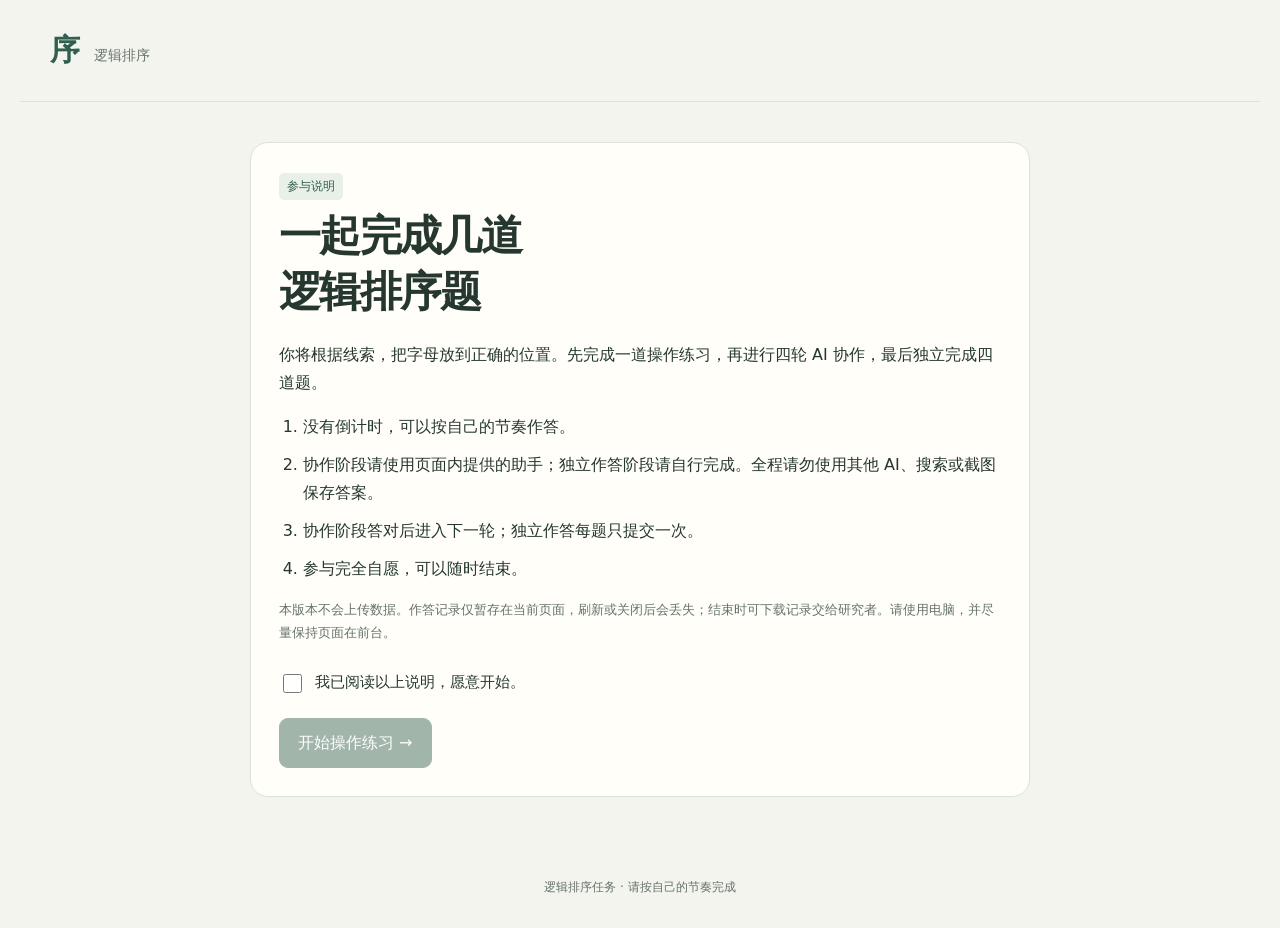
<file: index.html>
<!doctype html>
<html lang="zh-CN"><head><meta charset="utf-8"><meta name="viewport" content="width=device-width,initial-scale=1"><title>逻辑排序任务</title><link rel="stylesheet" href="style.css"><link rel="stylesheet" href="dialogue.css"><script src="core.js" defer></script><script src="app.js" defer></script></head>
<body><header class="top"><span class="brand">序<span>逻辑排序</span></span><button id="restart" class="quiet" hidden>结束作答</button></header><main id="app"></main><footer>逻辑排序任务 · 请按自己的节奏完成</footer></body></html>
</file>
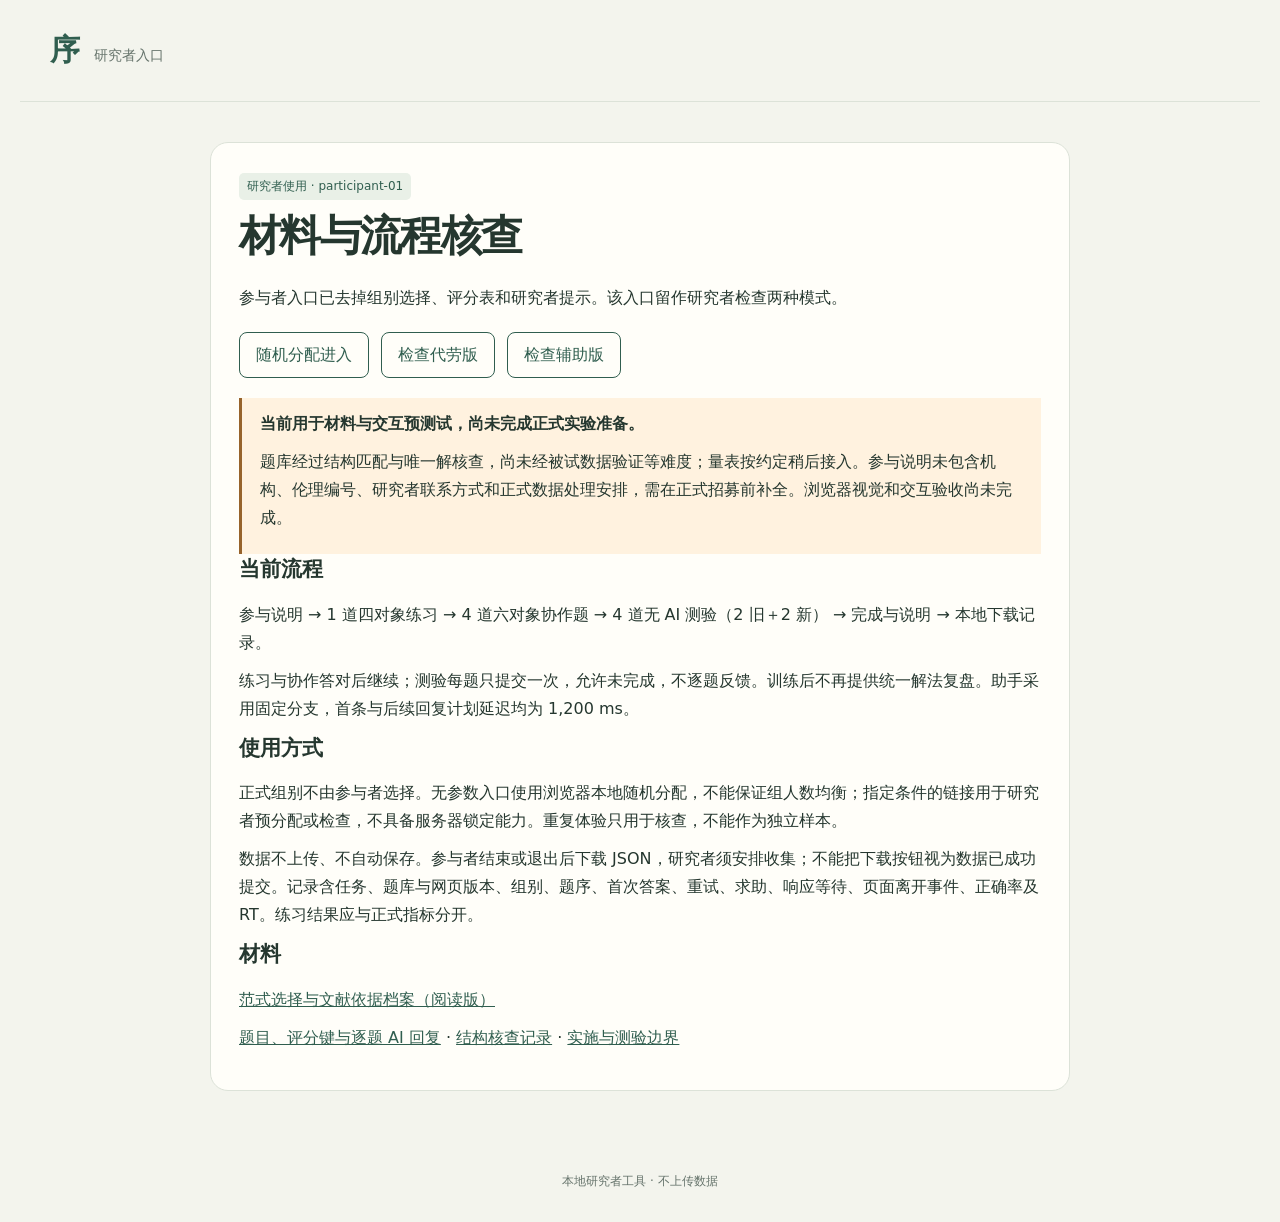
<file: researcher.html>
<!doctype html>
<html lang="zh-CN"><head><meta charset="utf-8"><meta name="viewport" content="width=device-width,initial-scale=1"><title>逻辑排序 · 研究者入口</title><link rel="stylesheet" href="style.css"><link rel="stylesheet" href="dialogue.css"></head><body><header class="top"><span class="brand">序<span>研究者入口</span></span></header><main><section class="panel full"><span class="badge">研究者使用 · participant-01</span><h1>材料与流程核查</h1><p>参与者入口已去掉组别选择、评分表和研究者提示。该入口留作研究者检查两种模式。</p><div class="research-links"><a href="index.html">随机分配进入</a><a href="index.html?condition=delegated">检查代劳版</a><a href="index.html?condition=assisted">检查辅助版</a></div><div class="research-warning"><strong>当前用于材料与交互预测试，尚未完成正式实验准备。</strong><p>题库经过结构匹配与唯一解核查，尚未经被试数据验证等难度；量表按约定稍后接入。参与说明未包含机构、伦理编号、研究者联系方式和正式数据处理安排，需在正式招募前补全。浏览器视觉和交互验收尚未完成。</p></div><h2>当前流程</h2><p>参与说明 → 1 道四对象练习 → 4 道六对象协作题 → 4 道无 AI 测验（2 旧＋2 新） → 完成与说明 → 本地下载记录。</p><p>练习与协作答对后继续；测验每题只提交一次，允许未完成，不逐题反馈。训练后不再提供统一解法复盘。助手采用固定分支，首条与后续回复计划延迟均为 1,200 ms。</p><h2>使用方式</h2><p>正式组别不由参与者选择。无参数入口使用浏览器本地随机分配，不能保证组人数均衡；指定条件的链接用于研究者预分配或检查，不具备服务器锁定能力。重复体验只用于核查，不能作为独立样本。</p><p>数据不上传、不自动保存。参与者结束或退出后下载 JSON，研究者须安排收集；不能把下载按钮视为数据已成功提交。记录含任务、题库与网页版本、组别、题序、首次答案、重试、求助、响应等待、页面离开事件、正确率及 RT。练习结果应与正式指标分开。</p><h2>材料</h2><p><a href="docs/rationale.html">范式选择与文献依据档案（阅读版）</a></p><p><a href="docs/materials.md">题目、评分键与逐题 AI 回复</a> · <a href="docs/audit.json">结构核查记录</a> · <a href="docs/protocol.md">实施与测验边界</a></p></section></main><footer>本地研究者工具 · 不上传数据</footer></body></html>
</file>
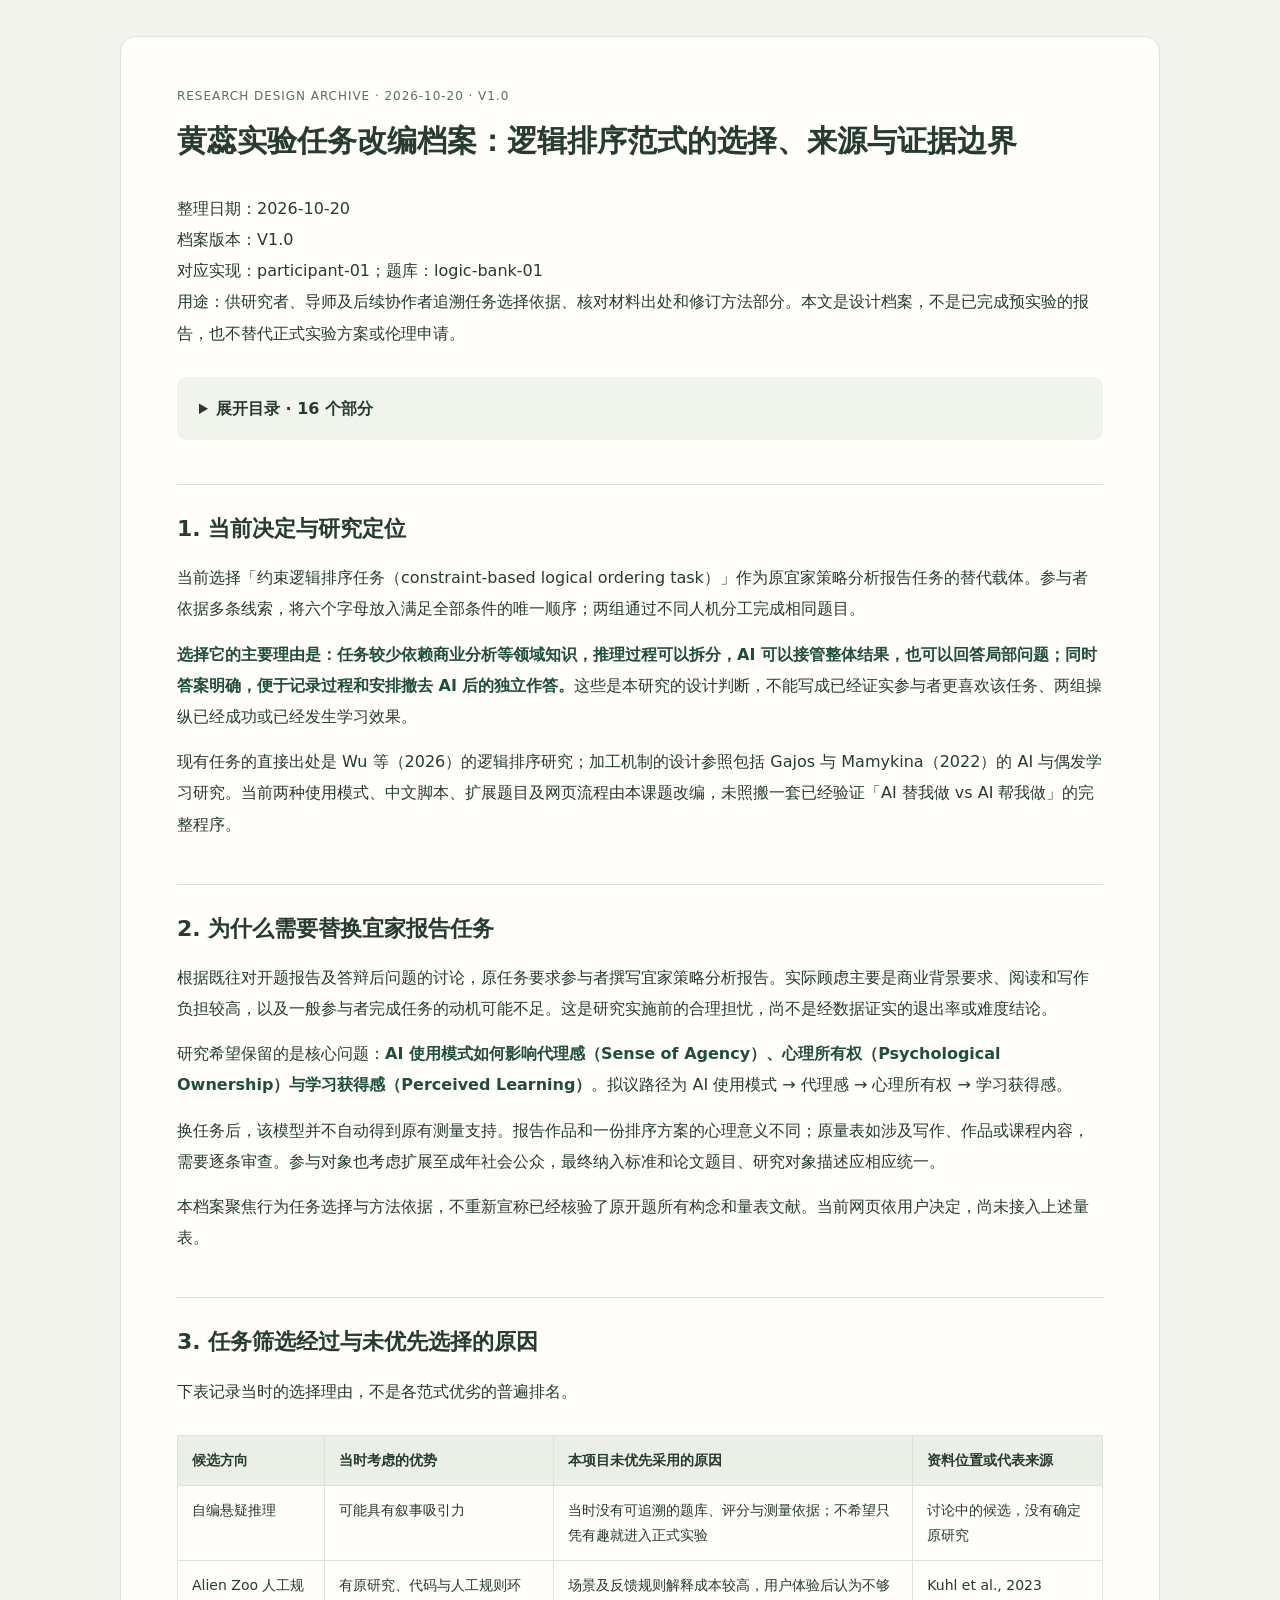
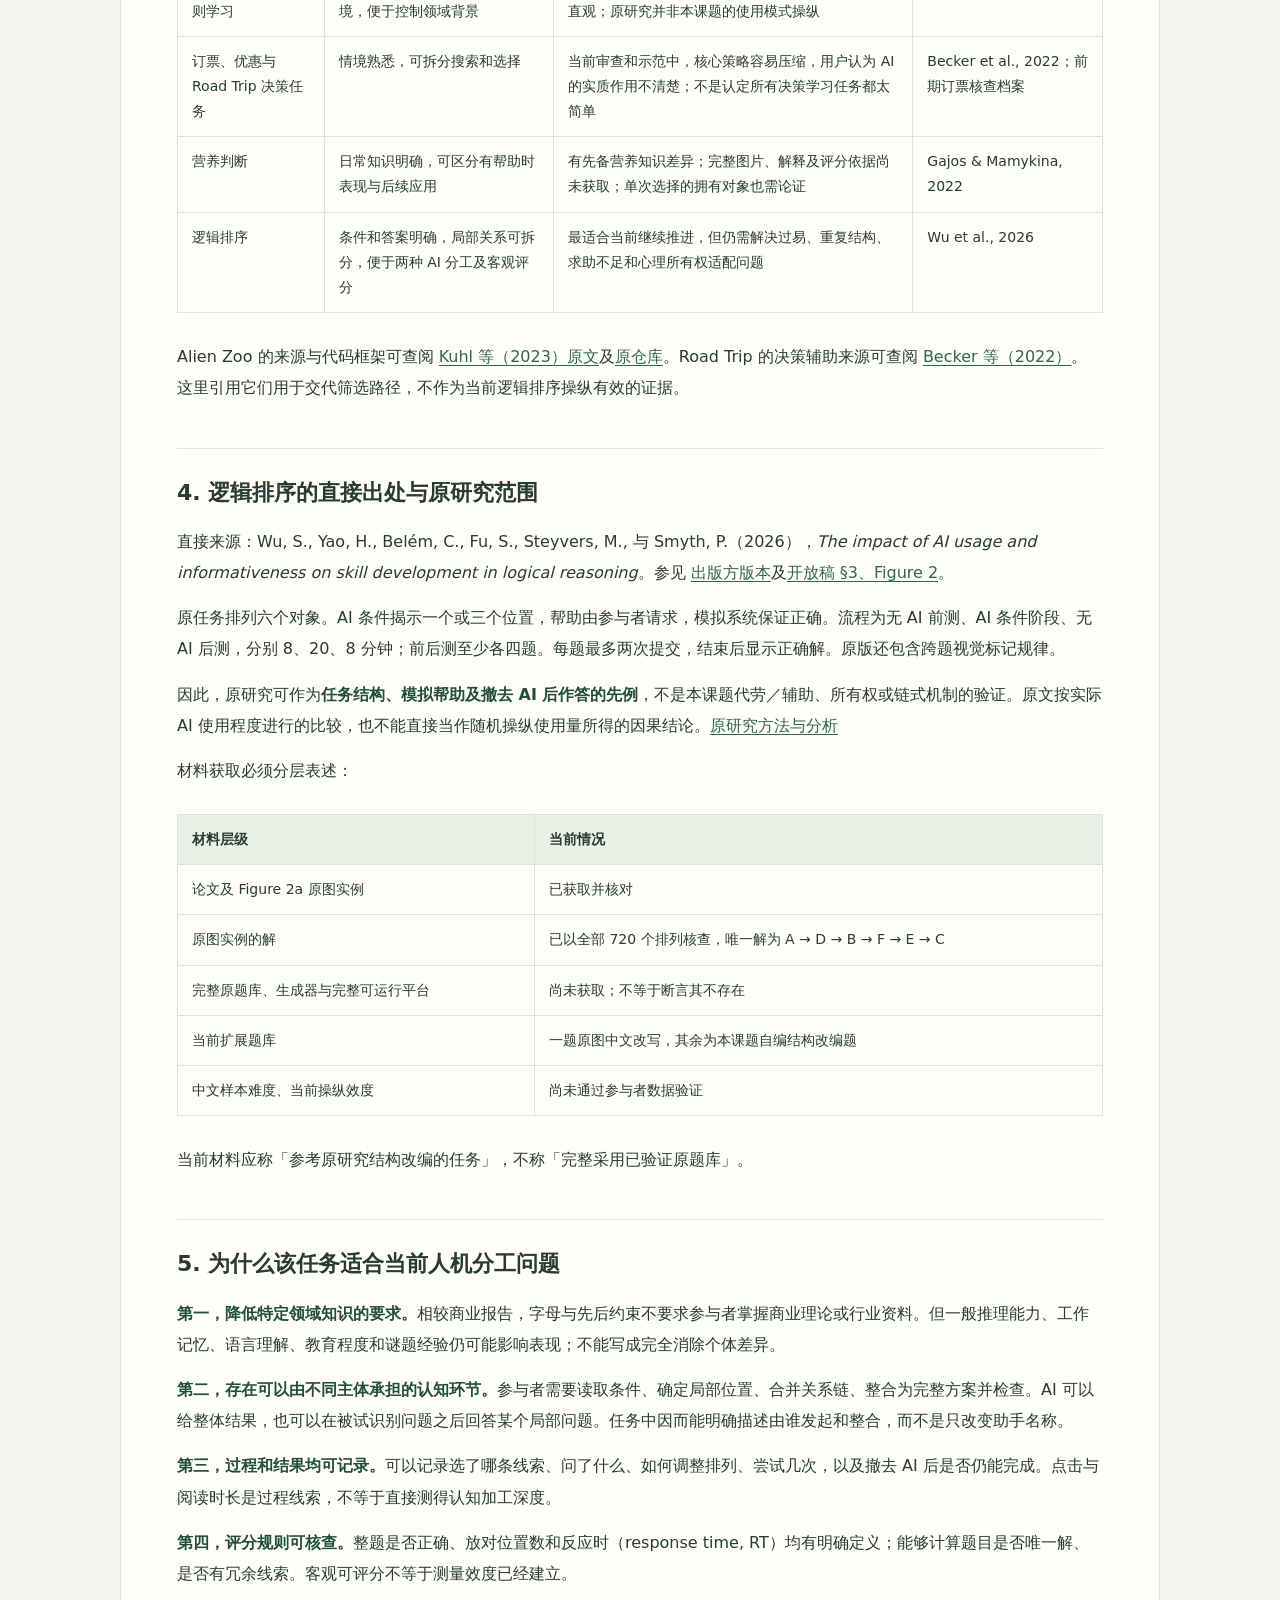
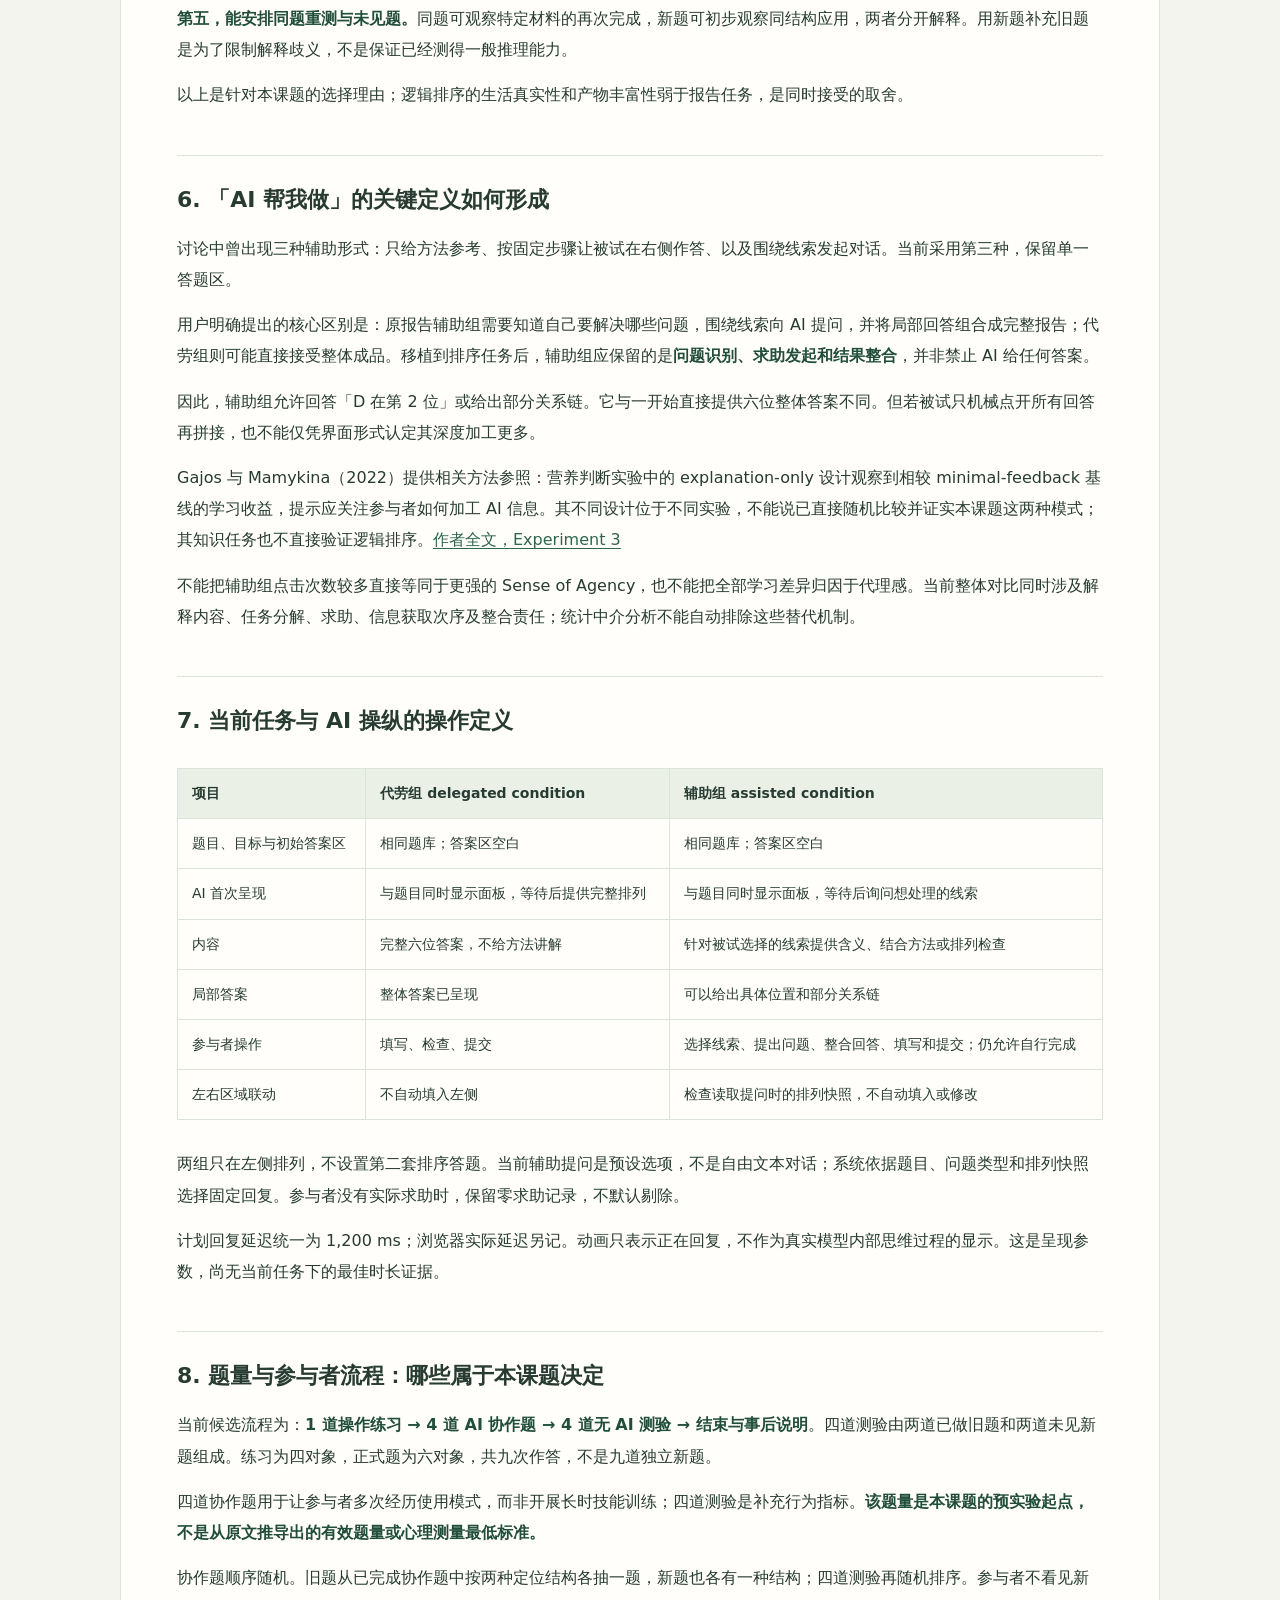
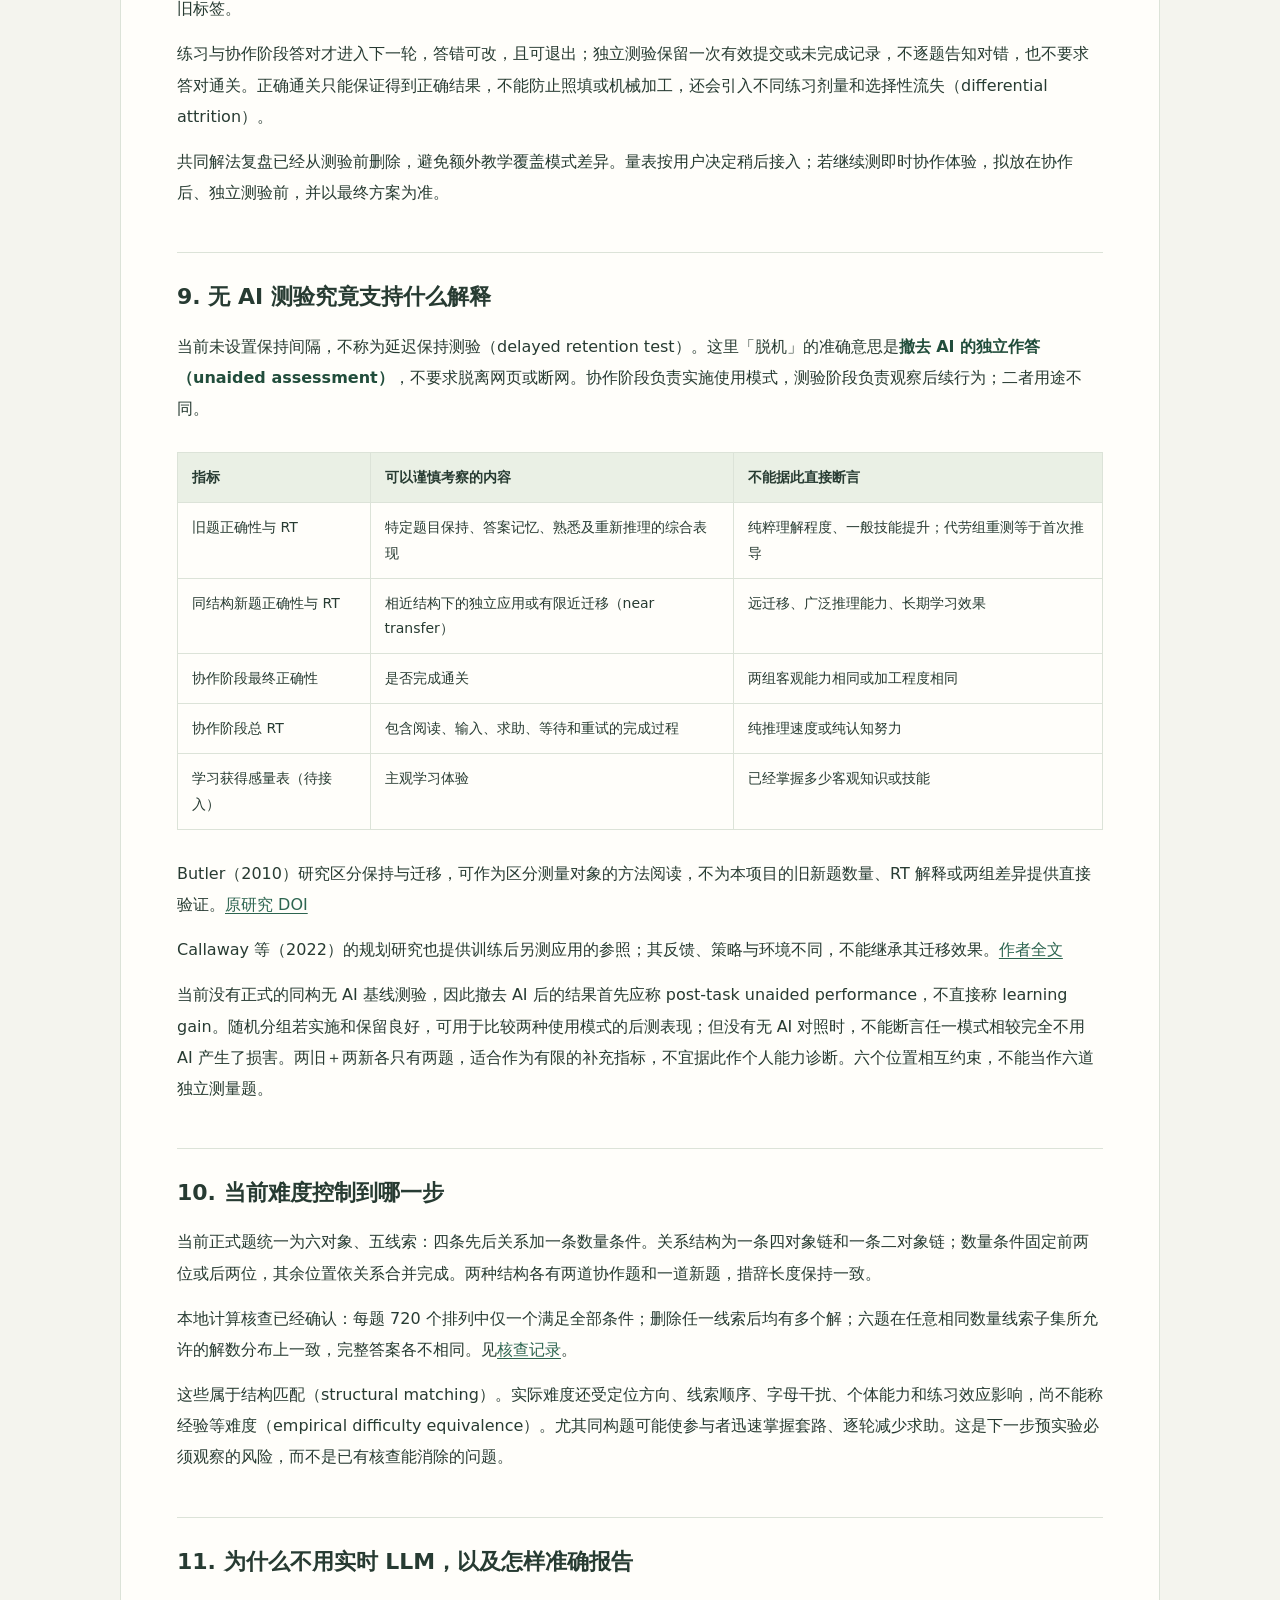
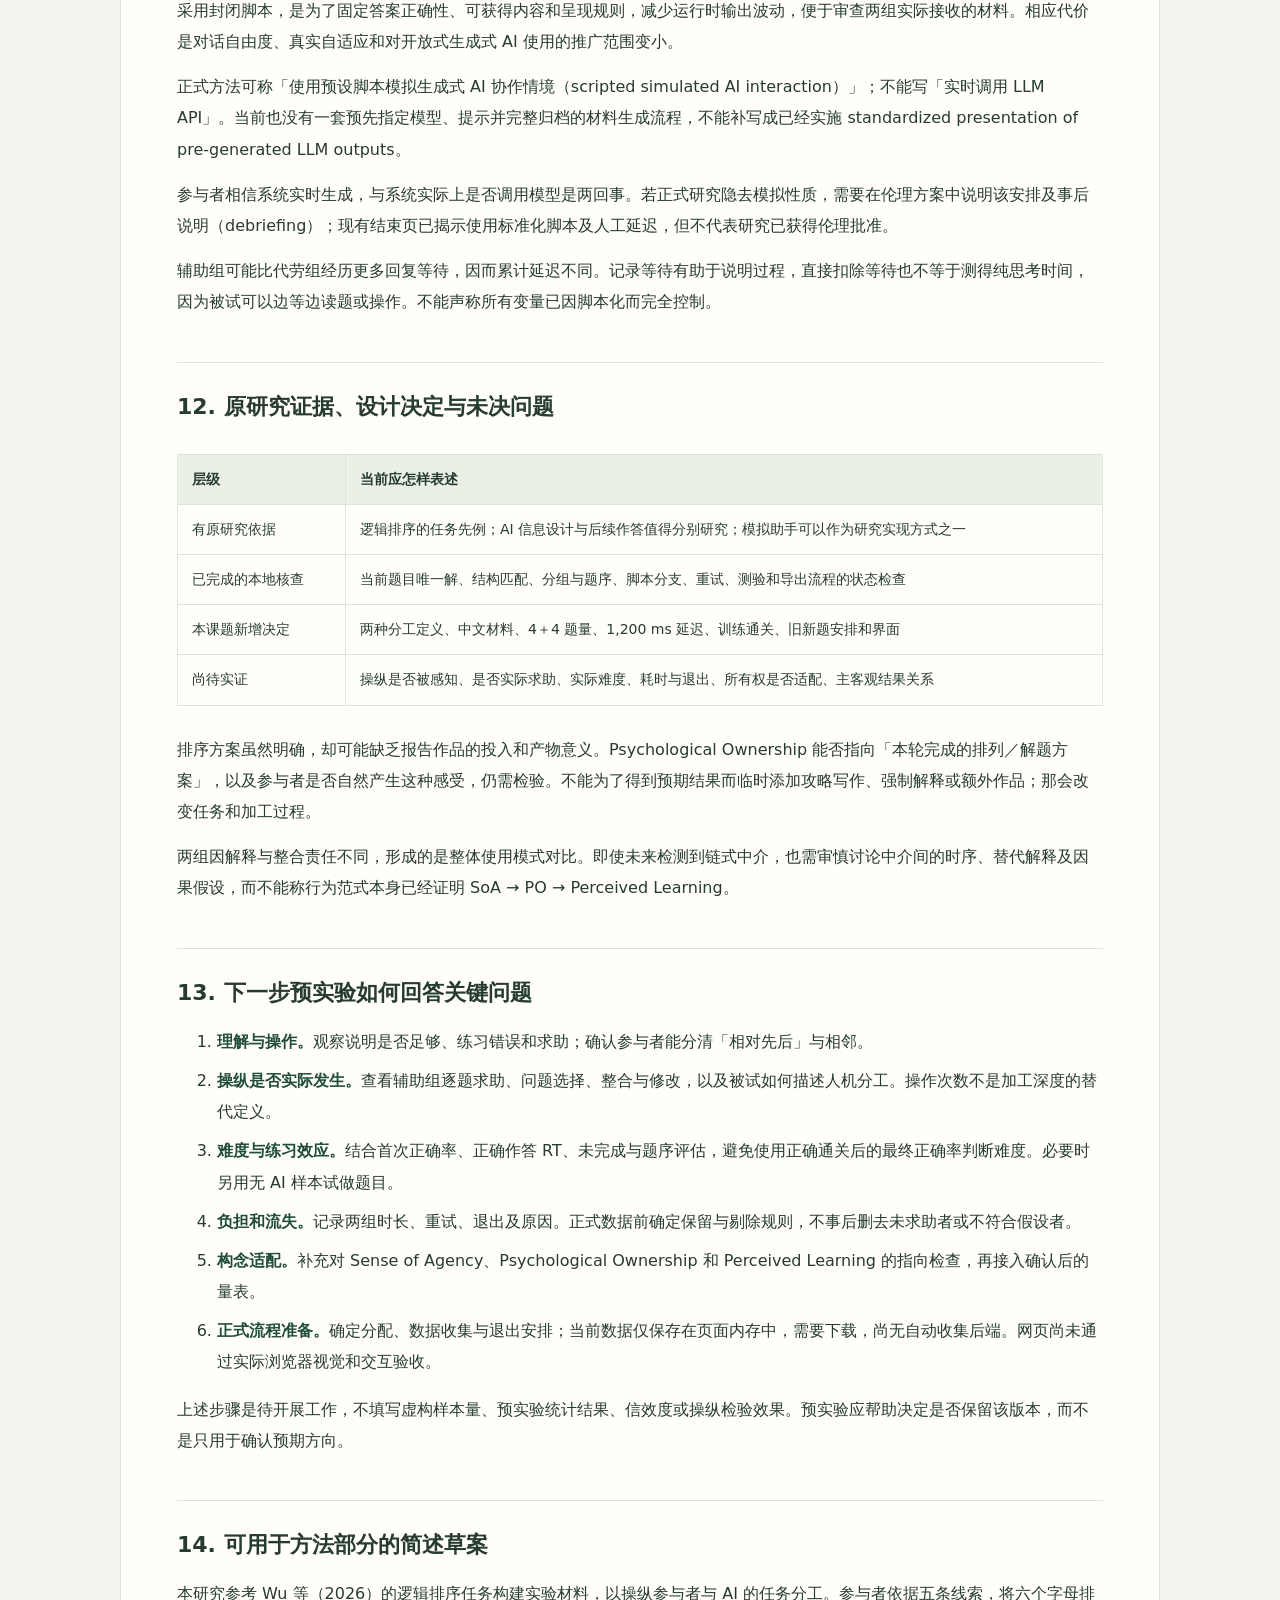
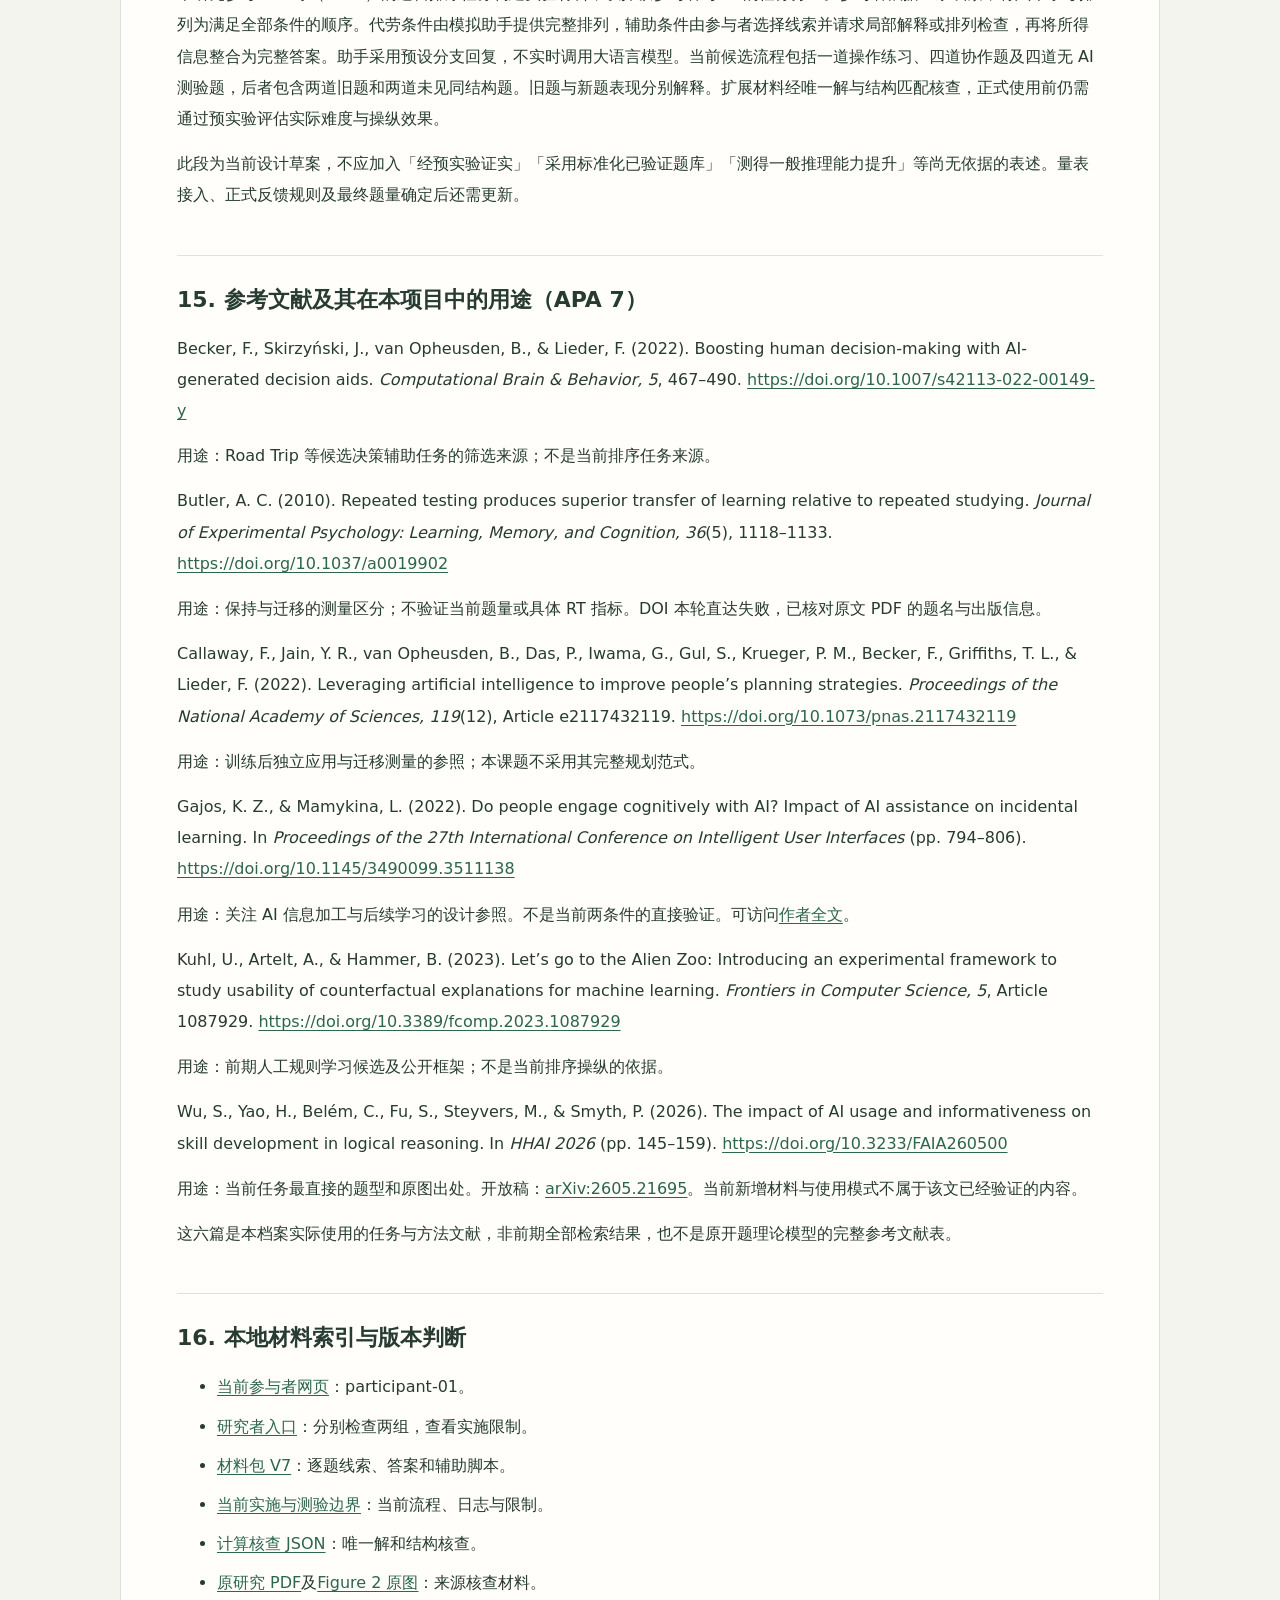
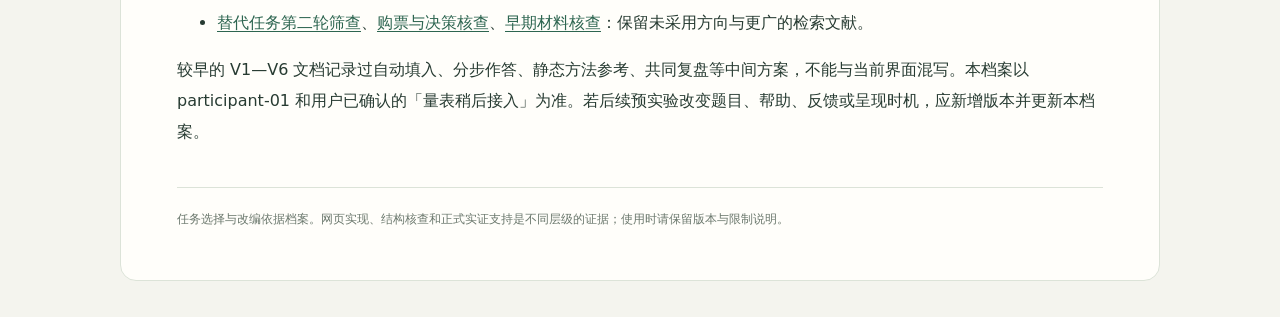
<file: docs/rationale.html>
<!doctype html><html lang="zh-CN"><head><meta charset="utf-8"><meta name="viewport" content="width=device-width,initial-scale=1"><title>黄蕊 · 逻辑排序范式选择与文献依据档案</title><style>*{box-sizing:border-box}html{scroll-behavior:smooth}body{margin:0;background:#f4f4ee;color:#273b32;font-family:system-ui,"Microsoft YaHei",sans-serif;font-size:16px;line-height:1.95}main{max-width:1040px;margin:36px auto;background:#fffefa;border:1px solid #dce3d8;border-radius:16px;padding:48px 56px}h1{font-size:30px;line-height:1.55;margin:10px 0 28px}h2{font-size:22px;line-height:1.6;margin:44px 0 16px;border-top:1px solid #dce3d8;padding-top:26px;scroll-margin-top:20px}p{margin:14px 0}a{color:#2d6550;text-underline-offset:3px;overflow-wrap:anywhere}li{margin:8px 0}strong{color:#214d3b}table{border-collapse:collapse;width:100%;font-size:14px;line-height:1.8;margin:14px 0}th,td{text-align:left;vertical-align:top;border:1px solid #dce3d8;padding:12px 14px}th{background:#eaf0e5;font-weight:600}.table-wrap{overflow-x:auto}.archive-tag{font-size:12px;letter-spacing:.08em;color:#56705d}nav{padding:16px 22px;background:#f0f4eb;border-radius:9px;margin:28px 0}nav ol{columns:2;padding-left:22px;font-size:14px}nav li{break-inside:avoid}nav summary{cursor:pointer;font-weight:600}footer{border-top:1px solid #dce3d8;margin-top:40px;padding-top:20px;color:#6b786d;font-size:12px}@media(max-width:700px){main{margin:0;padding:28px 20px;border-radius:0;border:0}h1{font-size:25px}h2{font-size:20px}nav ol{columns:1}th,td{min-width:120px;padding:9px}}@media print{@page{size:A4;margin:19mm 17mm}body{background:white;color:#222;font-size:10.5pt;line-height:1.75}main{max-width:none;border:0;margin:0;padding:0}nav,.archive-tag{display:none}h1{font-size:20pt}h2{font-size:14pt;break-after:avoid;padding-top:14px;margin-top:26px}table{font-size:9pt;line-height:1.6}tr{break-inside:avoid}thead{display:table-header-group}a{color:inherit}.table-wrap{overflow:visible}}</style></head><body><main><div class="archive-tag">RESEARCH DESIGN ARCHIVE · 2026-10-20 · V1.0</div><h1 id="title">黄蕊实验任务改编档案：逻辑排序范式的选择、来源与证据边界</h1><p>整理日期：2026-10-20<br>档案版本：V1.0<br>对应实现：participant-01；题库：logic-bank-01<br>用途：供研究者、导师及后续协作者追溯任务选择依据、核对材料出处和修订方法部分。本文是设计档案，不是已完成预实验的报告，也不替代正式实验方案或伦理申请。</p><nav aria-label="档案目录"><details><summary>展开目录 · 16 个部分</summary><ol><li><a href="#section-1">1. 当前决定与研究定位</a></li><li><a href="#section-2">2. 为什么需要替换宜家报告任务</a></li><li><a href="#section-3">3. 任务筛选经过与未优先选择的原因</a></li><li><a href="#section-4">4. 逻辑排序的直接出处与原研究范围</a></li><li><a href="#section-5">5. 为什么该任务适合当前人机分工问题</a></li><li><a href="#section-6">6. 「AI 帮我做」的关键定义如何形成</a></li><li><a href="#section-7">7. 当前任务与 AI 操纵的操作定义</a></li><li><a href="#section-8">8. 题量与参与者流程：哪些属于本课题决定</a></li><li><a href="#section-9">9. 无 AI 测验究竟支持什么解释</a></li><li><a href="#section-10">10. 当前难度控制到哪一步</a></li><li><a href="#section-11">11. 为什么不用实时 LLM，以及怎样准确报告</a></li><li><a href="#section-12">12. 原研究证据、设计决定与未决问题</a></li><li><a href="#section-13">13. 下一步预实验如何回答关键问题</a></li><li><a href="#section-14">14. 可用于方法部分的简述草案</a></li><li><a href="#section-15">15. 参考文献及其在本项目中的用途（APA 7）</a></li><li><a href="#section-16">16. 本地材料索引与版本判断</a></li></ol></details></nav><h2 id="section-1">1. 当前决定与研究定位</h2><p>当前选择「约束逻辑排序任务（constraint-based logical ordering task）」作为原宜家策略分析报告任务的替代载体。参与者依据多条线索，将六个字母放入满足全部条件的唯一顺序；两组通过不同人机分工完成相同题目。</p><p><strong>选择它的主要理由是：任务较少依赖商业分析等领域知识，推理过程可以拆分，AI 可以接管整体结果，也可以回答局部问题；同时答案明确，便于记录过程和安排撤去 AI 后的独立作答。</strong>这些是本研究的设计判断，不能写成已经证实参与者更喜欢该任务、两组操纵已经成功或已经发生学习效果。</p><p>现有任务的直接出处是 Wu 等（2026）的逻辑排序研究；加工机制的设计参照包括 Gajos 与 Mamykina（2022）的 AI 与偶发学习研究。当前两种使用模式、中文脚本、扩展题目及网页流程由本课题改编，未照搬一套已经验证「AI 替我做 vs AI 帮我做」的完整程序。</p><h2 id="section-2">2. 为什么需要替换宜家报告任务</h2><p>根据既往对开题报告及答辩后问题的讨论，原任务要求参与者撰写宜家策略分析报告。实际顾虑主要是商业背景要求、阅读和写作负担较高，以及一般参与者完成任务的动机可能不足。这是研究实施前的合理担忧，尚不是经数据证实的退出率或难度结论。</p><p>研究希望保留的是核心问题：<strong>AI 使用模式如何影响代理感（Sense of Agency）、心理所有权（Psychological Ownership）与学习获得感（Perceived Learning）</strong>。拟议路径为 AI 使用模式 → 代理感 → 心理所有权 → 学习获得感。</p><p>换任务后，该模型并不自动得到原有测量支持。报告作品和一份排序方案的心理意义不同；原量表如涉及写作、作品或课程内容，需要逐条审查。参与对象也考虑扩展至成年社会公众，最终纳入标准和论文题目、研究对象描述应相应统一。</p><p>本档案聚焦行为任务选择与方法依据，不重新宣称已经核验了原开题所有构念和量表文献。当前网页依用户决定，尚未接入上述量表。</p><h2 id="section-3">3. 任务筛选经过与未优先选择的原因</h2><p>下表记录当时的选择理由，不是各范式优劣的普遍排名。</p><div class="table-wrap"><table><thead><tr><th>候选方向</th><th>当时考虑的优势</th><th>本项目未优先采用的原因</th><th>资料位置或代表来源</th></tr></thead><tbody><tr><td>自编悬疑推理</td><td>可能具有叙事吸引力</td><td>当时没有可追溯的题库、评分与测量依据；不希望只凭有趣就进入正式实验</td><td>讨论中的候选，没有确定原研究</td></tr><tr><td>Alien Zoo 人工规则学习</td><td>有原研究、代码与人工规则环境，便于控制领域背景</td><td>场景及反馈规则解释成本较高，用户体验后认为不够直观；原研究并非本课题的使用模式操纵</td><td>Kuhl et al., 2023</td></tr><tr><td>订票、优惠与 Road Trip 决策任务</td><td>情境熟悉，可拆分搜索和选择</td><td>当前审查和示范中，核心策略容易压缩，用户认为 AI 的实质作用不清楚；不是认定所有决策学习任务都太简单</td><td>Becker et al., 2022；前期订票核查档案</td></tr><tr><td>营养判断</td><td>日常知识明确，可区分有帮助时表现与后续应用</td><td>有先备营养知识差异；完整图片、解释及评分依据尚未获取；单次选择的拥有对象也需论证</td><td>Gajos &amp; Mamykina, 2022</td></tr><tr><td>逻辑排序</td><td>条件和答案明确，局部关系可拆分，便于两种 AI 分工及客观评分</td><td>最适合当前继续推进，但仍需解决过易、重复结构、求助不足和心理所有权适配问题</td><td>Wu et al., 2026</td></tr></tbody></table></div><p>Alien Zoo 的来源与代码框架可查阅 <a href="https://doi.org/10.3389/fcomp.2023.1087929">Kuhl 等（2023）原文</a>及<a href="https://github.com/ukuhl/IntroAlienZoo">原仓库</a>。Road Trip 的决策辅助来源可查阅 <a href="https://doi.org/10.1007/s42113-022-00149-y">Becker 等（2022）</a>。这里引用它们用于交代筛选路径，不作为当前逻辑排序操纵有效的证据。</p><h2 id="section-4">4. 逻辑排序的直接出处与原研究范围</h2><p>直接来源：Wu, S., Yao, H., Belém, C., Fu, S., Steyvers, M., 与 Smyth, P.（2026），<em>The impact of AI usage and informativeness on skill development in logical reasoning</em>。参见 <a href="https://doi.org/10.3233/FAIA260500">出版方版本</a>及<a href="https://arxiv.org/html/2605.21695">开放稿 §3、Figure 2</a>。</p><p>原任务排列六个对象。AI 条件揭示一个或三个位置，帮助由参与者请求，模拟系统保证正确。流程为无 AI 前测、AI 条件阶段、无 AI 后测，分别 8、20、8 分钟；前后测至少各四题。每题最多两次提交，结束后显示正确解。原版还包含跨题视觉标记规律。</p><p>因此，原研究可作为<strong>任务结构、模拟帮助及撤去 AI 后作答的先例</strong>，不是本课题代劳／辅助、所有权或链式机制的验证。原文按实际 AI 使用程度进行的比较，也不能直接当作随机操纵使用量所得的因果结论。<a href="https://arxiv.org/html/2605.21695">原研究方法与分析</a></p><p>材料获取必须分层表述：</p><div class="table-wrap"><table><thead><tr><th>材料层级</th><th>当前情况</th></tr></thead><tbody><tr><td>论文及 Figure 2a 原图实例</td><td>已获取并核对</td></tr><tr><td>原图实例的解</td><td>已以全部 720 个排列核查，唯一解为 A → D → B → F → E → C</td></tr><tr><td>完整原题库、生成器与完整可运行平台</td><td>尚未获取；不等于断言其不存在</td></tr><tr><td>当前扩展题库</td><td>一题原图中文改写，其余为本课题自编结构改编题</td></tr><tr><td>中文样本难度、当前操纵效度</td><td>尚未通过参与者数据验证</td></tr></tbody></table></div><p>当前材料应称「参考原研究结构改编的任务」，不称「完整采用已验证原题库」。</p><h2 id="section-5">5. 为什么该任务适合当前人机分工问题</h2><p><strong>第一，降低特定领域知识的要求。</strong>相较商业报告，字母与先后约束不要求参与者掌握商业理论或行业资料。但一般推理能力、工作记忆、语言理解、教育程度和谜题经验仍可能影响表现；不能写成完全消除个体差异。</p><p><strong>第二，存在可以由不同主体承担的认知环节。</strong>参与者需要读取条件、确定局部位置、合并关系链、整合为完整方案并检查。AI 可以给整体结果，也可以在被试识别问题之后回答某个局部问题。任务中因而能明确描述由谁发起和整合，而不是只改变助手名称。</p><p><strong>第三，过程和结果均可记录。</strong>可以记录选了哪条线索、问了什么、如何调整排列、尝试几次，以及撤去 AI 后是否仍能完成。点击与阅读时长是过程线索，不等于直接测得认知加工深度。</p><p><strong>第四，评分规则可核查。</strong>整题是否正确、放对位置数和反应时（response time, RT）均有明确定义；能够计算题目是否唯一解、是否有冗余线索。客观可评分不等于测量效度已经建立。</p><p><strong>第五，能安排同题重测与未见题。</strong>同题可观察特定材料的再次完成，新题可初步观察同结构应用，两者分开解释。用新题补充旧题是为了限制解释歧义，不是保证已经测得一般推理能力。</p><p>以上是针对本课题的选择理由；逻辑排序的生活真实性和产物丰富性弱于报告任务，是同时接受的取舍。</p><h2 id="section-6">6. 「AI 帮我做」的关键定义如何形成</h2><p>讨论中曾出现三种辅助形式：只给方法参考、按固定步骤让被试在右侧作答、以及围绕线索发起对话。当前采用第三种，保留单一答题区。</p><p>用户明确提出的核心区别是：原报告辅助组需要知道自己要解决哪些问题，围绕线索向 AI 提问，并将局部回答组合成完整报告；代劳组则可能直接接受整体成品。移植到排序任务后，辅助组应保留的是<strong>问题识别、求助发起和结果整合</strong>，并非禁止 AI 给任何答案。</p><p>因此，辅助组允许回答「D 在第 2 位」或给出部分关系链。它与一开始直接提供六位整体答案不同。但若被试只机械点开所有回答再拼接，也不能仅凭界面形式认定其深度加工更多。</p><p>Gajos 与 Mamykina（2022）提供相关方法参照：营养判断实验中的 explanation-only 设计观察到相较 minimal-feedback 基线的学习收益，提示应关注参与者如何加工 AI 信息。其不同设计位于不同实验，不能说已直接随机比较并证实本课题这两种模式；其知识任务也不直接验证逻辑排序。<a href="https://www.eecs.harvard.edu/~kgajos/papers/2022/gajos2022people.pdf">作者全文，Experiment 3</a></p><p>不能把辅助组点击次数较多直接等同于更强的 Sense of Agency，也不能把全部学习差异归因于代理感。当前整体对比同时涉及解释内容、任务分解、求助、信息获取次序及整合责任；统计中介分析不能自动排除这些替代机制。</p><h2 id="section-7">7. 当前任务与 AI 操纵的操作定义</h2><div class="table-wrap"><table><thead><tr><th>项目</th><th>代劳组 delegated condition</th><th>辅助组 assisted condition</th></tr></thead><tbody><tr><td>题目、目标与初始答案区</td><td>相同题库；答案区空白</td><td>相同题库；答案区空白</td></tr><tr><td>AI 首次呈现</td><td>与题目同时显示面板，等待后提供完整排列</td><td>与题目同时显示面板，等待后询问想处理的线索</td></tr><tr><td>内容</td><td>完整六位答案，不给方法讲解</td><td>针对被试选择的线索提供含义、结合方法或排列检查</td></tr><tr><td>局部答案</td><td>整体答案已呈现</td><td>可以给出具体位置和部分关系链</td></tr><tr><td>参与者操作</td><td>填写、检查、提交</td><td>选择线索、提出问题、整合回答、填写和提交；仍允许自行完成</td></tr><tr><td>左右区域联动</td><td>不自动填入左侧</td><td>检查读取提问时的排列快照，不自动填入或修改</td></tr></tbody></table></div><p>两组只在左侧排列，不设置第二套排序答题。当前辅助提问是预设选项，不是自由文本对话；系统依据题目、问题类型和排列快照选择固定回复。参与者没有实际求助时，保留零求助记录，不默认剔除。</p><p>计划回复延迟统一为 1,200 ms；浏览器实际延迟另记。动画只表示正在回复，不作为真实模型内部思维过程的显示。这是呈现参数，尚无当前任务下的最佳时长证据。</p><h2 id="section-8">8. 题量与参与者流程：哪些属于本课题决定</h2><p>当前候选流程为：<strong>1 道操作练习 → 4 道 AI 协作题 → 4 道无 AI 测验 → 结束与事后说明</strong>。四道测验由两道已做旧题和两道未见新题组成。练习为四对象，正式题为六对象，共九次作答，不是九道独立新题。</p><p>四道协作题用于让参与者多次经历使用模式，而非开展长时技能训练；四道测验是补充行为指标。<strong>该题量是本课题的预实验起点，不是从原文推导出的有效题量或心理测量最低标准。</strong></p><p>协作题顺序随机。旧题从已完成协作题中按两种定位结构各抽一题，新题也各有一种结构；四道测验再随机排序。参与者不看见新旧标签。</p><p>练习与协作阶段答对才进入下一轮，答错可改，且可退出；独立测验保留一次有效提交或未完成记录，不逐题告知对错，也不要求答对通关。正确通关只能保证得到正确结果，不能防止照填或机械加工，还会引入不同练习剂量和选择性流失（differential attrition）。</p><p>共同解法复盘已经从测验前删除，避免额外教学覆盖模式差异。量表按用户决定稍后接入；若继续测即时协作体验，拟放在协作后、独立测验前，并以最终方案为准。</p><h2 id="section-9">9. 无 AI 测验究竟支持什么解释</h2><p>当前未设置保持间隔，不称为延迟保持测验（delayed retention test）。这里「脱机」的准确意思是<strong>撤去 AI 的独立作答（unaided assessment）</strong>，不要求脱离网页或断网。协作阶段负责实施使用模式，测验阶段负责观察后续行为；二者用途不同。</p><div class="table-wrap"><table><thead><tr><th>指标</th><th>可以谨慎考察的内容</th><th>不能据此直接断言</th></tr></thead><tbody><tr><td>旧题正确性与 RT</td><td>特定题目保持、答案记忆、熟悉及重新推理的综合表现</td><td>纯粹理解程度、一般技能提升；代劳组重测等于首次推导</td></tr><tr><td>同结构新题正确性与 RT</td><td>相近结构下的独立应用或有限近迁移（near transfer）</td><td>远迁移、广泛推理能力、长期学习效果</td></tr><tr><td>协作阶段最终正确性</td><td>是否完成通关</td><td>两组客观能力相同或加工程度相同</td></tr><tr><td>协作阶段总 RT</td><td>包含阅读、输入、求助、等待和重试的完成过程</td><td>纯推理速度或纯认知努力</td></tr><tr><td>学习获得感量表（待接入）</td><td>主观学习体验</td><td>已经掌握多少客观知识或技能</td></tr></tbody></table></div><p>Butler（2010）研究区分保持与迁移，可作为区分测量对象的方法阅读，不为本项目的旧新题数量、RT 解释或两组差异提供直接验证。<a href="https://doi.org/10.1037/a0019902">原研究 DOI</a></p><p>Callaway 等（2022）的规划研究也提供训练后另测应用的参照；其反馈、策略与环境不同，不能继承其迁移效果。<a href="https://cocosci.princeton.edu/papers/callawayleveraging.pdf">作者全文</a></p><p>当前没有正式的同构无 AI 基线测验，因此撤去 AI 后的结果首先应称 post-task unaided performance，不直接称 learning gain。随机分组若实施和保留良好，可用于比较两种使用模式的后测表现；但没有无 AI 对照时，不能断言任一模式相较完全不用 AI 产生了损害。两旧＋两新各只有两题，适合作为有限的补充指标，不宜据此作个人能力诊断。六个位置相互约束，不能当作六道独立测量题。</p><h2 id="section-10">10. 当前难度控制到哪一步</h2><p>当前正式题统一为六对象、五线索：四条先后关系加一条数量条件。关系结构为一条四对象链和一条二对象链；数量条件固定前两位或后两位，其余位置依关系合并完成。两种结构各有两道协作题和一道新题，措辞长度保持一致。</p><p>本地计算核查已经确认：每题 720 个排列中仅一个满足全部条件；删除任一线索后均有多个解；六题在任意相同数量线索子集所允许的解数分布上一致，完整答案各不相同。见<a href="audit.json">核查记录</a>。</p><p>这些属于结构匹配（structural matching）。实际难度还受定位方向、线索顺序、字母干扰、个体能力和练习效应影响，尚不能称经验等难度（empirical difficulty equivalence）。尤其同构题可能使参与者迅速掌握套路、逐轮减少求助。这是下一步预实验必须观察的风险，而不是已有核查能消除的问题。</p><h2 id="section-11">11. 为什么不用实时 LLM，以及怎样准确报告</h2><p>采用封闭脚本，是为了固定答案正确性、可获得内容和呈现规则，减少运行时输出波动，便于审查两组实际接收的材料。相应代价是对话自由度、真实自适应和对开放式生成式 AI 使用的推广范围变小。</p><p>正式方法可称「使用预设脚本模拟生成式 AI 协作情境（scripted simulated AI interaction）」；不能写「实时调用 LLM API」。当前也没有一套预先指定模型、提示并完整归档的材料生成流程，不能补写成已经实施 standardized presentation of pre-generated LLM outputs。</p><p>参与者相信系统实时生成，与系统实际上是否调用模型是两回事。若正式研究隐去模拟性质，需要在伦理方案中说明该安排及事后说明（debriefing）；现有结束页已揭示使用标准化脚本及人工延迟，但不代表研究已获得伦理批准。</p><p>辅助组可能比代劳组经历更多回复等待，因而累计延迟不同。记录等待有助于说明过程，直接扣除等待也不等于测得纯思考时间，因为被试可以边等边读题或操作。不能声称所有变量已因脚本化而完全控制。</p><h2 id="section-12">12. 原研究证据、设计决定与未决问题</h2><div class="table-wrap"><table><thead><tr><th>层级</th><th>当前应怎样表述</th></tr></thead><tbody><tr><td>有原研究依据</td><td>逻辑排序的任务先例；AI 信息设计与后续作答值得分别研究；模拟助手可以作为研究实现方式之一</td></tr><tr><td>已完成的本地核查</td><td>当前题目唯一解、结构匹配、分组与题序、脚本分支、重试、测验和导出流程的状态检查</td></tr><tr><td>本课题新增决定</td><td>两种分工定义、中文材料、4＋4 题量、1,200 ms 延迟、训练通关、旧新题安排和界面</td></tr><tr><td>尚待实证</td><td>操纵是否被感知、是否实际求助、实际难度、耗时与退出、所有权是否适配、主客观结果关系</td></tr></tbody></table></div><p>排序方案虽然明确，却可能缺乏报告作品的投入和产物意义。Psychological Ownership 能否指向「本轮完成的排列／解题方案」，以及参与者是否自然产生这种感受，仍需检验。不能为了得到预期结果而临时添加攻略写作、强制解释或额外作品；那会改变任务和加工过程。</p><p>两组因解释与整合责任不同，形成的是整体使用模式对比。即使未来检测到链式中介，也需审慎讨论中介间的时序、替代解释及因果假设，而不能称行为范式本身已经证明 SoA → PO → Perceived Learning。</p><h2 id="section-13">13. 下一步预实验如何回答关键问题</h2><ol><li><strong>理解与操作。</strong>观察说明是否足够、练习错误和求助；确认参与者能分清「相对先后」与相邻。</li><li><strong>操纵是否实际发生。</strong>查看辅助组逐题求助、问题选择、整合与修改，以及被试如何描述人机分工。操作次数不是加工深度的替代定义。</li><li><strong>难度与练习效应。</strong>结合首次正确率、正确作答 RT、未完成与题序评估，避免使用正确通关后的最终正确率判断难度。必要时另用无 AI 样本试做题目。</li><li><strong>负担和流失。</strong>记录两组时长、重试、退出及原因。正式数据前确定保留与剔除规则，不事后删去未求助者或不符合假设者。</li><li><strong>构念适配。</strong>补充对 Sense of Agency、Psychological Ownership 和 Perceived Learning 的指向检查，再接入确认后的量表。</li><li><strong>正式流程准备。</strong>确定分配、数据收集与退出安排；当前数据仅保存在页面内存中，需要下载，尚无自动收集后端。网页尚未通过实际浏览器视觉和交互验收。</li></ol><p>上述步骤是待开展工作，不填写虚构样本量、预实验统计结果、信效度或操纵检验效果。预实验应帮助决定是否保留该版本，而不是只用于确认预期方向。</p><h2 id="section-14">14. 可用于方法部分的简述草案</h2><p>本研究参考 Wu 等（2026）的逻辑排序任务构建实验材料，以操纵参与者与 AI 的任务分工。参与者依据五条线索，将六个字母排列为满足全部条件的顺序。代劳条件由模拟助手提供完整排列，辅助条件由参与者选择线索并请求局部解释或排列检查，再将所得信息整合为完整答案。助手采用预设分支回复，不实时调用大语言模型。当前候选流程包括一道操作练习、四道协作题及四道无 AI 测验题，后者包含两道旧题和两道未见同结构题。旧题与新题表现分别解释。扩展材料经唯一解与结构匹配核查，正式使用前仍需通过预实验评估实际难度与操纵效果。</p><p>此段为当前设计草案，不应加入「经预实验证实」「采用标准化已验证题库」「测得一般推理能力提升」等尚无依据的表述。量表接入、正式反馈规则及最终题量确定后还需更新。</p><h2 id="section-15">15. 参考文献及其在本项目中的用途（APA 7）</h2><p>Becker, F., Skirzyński, J., van Opheusden, B., &amp; Lieder, F. (2022). Boosting human decision-making with AI-generated decision aids. <em>Computational Brain &amp; Behavior, 5</em>, 467–490. <a href="https://doi.org/10.1007/s42113-022-00149-y">https://doi.org/10.1007/s42113-022-00149-y</a></p><p>用途：Road Trip 等候选决策辅助任务的筛选来源；不是当前排序任务来源。</p><p>Butler, A. C. (2010). Repeated testing produces superior transfer of learning relative to repeated studying. <em>Journal of Experimental Psychology: Learning, Memory, and Cognition, 36</em>(5), 1118–1133. <a href="https://doi.org/10.1037/a0019902">https://doi.org/10.1037/a0019902</a></p><p>用途：保持与迁移的测量区分；不验证当前题量或具体 RT 指标。DOI 本轮直达失败，已核对原文 PDF 的题名与出版信息。</p><p>Callaway, F., Jain, Y. R., van Opheusden, B., Das, P., Iwama, G., Gul, S., Krueger, P. M., Becker, F., Griffiths, T. L., &amp; Lieder, F. (2022). Leveraging artificial intelligence to improve people’s planning strategies. <em>Proceedings of the National Academy of Sciences, 119</em>(12), Article e2117432119. <a href="https://doi.org/10.1073/pnas.2117432119">https://doi.org/10.1073/pnas.2117432119</a></p><p>用途：训练后独立应用与迁移测量的参照；本课题不采用其完整规划范式。</p><p>Gajos, K. Z., &amp; Mamykina, L. (2022). Do people engage cognitively with AI? Impact of AI assistance on incidental learning. In <em>Proceedings of the 27th International Conference on Intelligent User Interfaces</em> (pp. 794–806). <a href="https://doi.org/10.1145/3490099.3511138">https://doi.org/10.1145/3490099.3511138</a></p><p>用途：关注 AI 信息加工与后续学习的设计参照。不是当前两条件的直接验证。可访问<a href="https://www.eecs.harvard.edu/~kgajos/papers/2022/gajos2022people.pdf">作者全文</a>。</p><p>Kuhl, U., Artelt, A., &amp; Hammer, B. (2023). Let’s go to the Alien Zoo: Introducing an experimental framework to study usability of counterfactual explanations for machine learning. <em>Frontiers in Computer Science, 5</em>, Article 1087929. <a href="https://doi.org/10.3389/fcomp.2023.1087929">https://doi.org/10.3389/fcomp.2023.1087929</a></p><p>用途：前期人工规则学习候选及公开框架；不是当前排序操纵的依据。</p><p>Wu, S., Yao, H., Belém, C., Fu, S., Steyvers, M., &amp; Smyth, P. (2026). The impact of AI usage and informativeness on skill development in logical reasoning. In <em>HHAI 2026</em> (pp. 145–159). <a href="https://doi.org/10.3233/FAIA260500">https://doi.org/10.3233/FAIA260500</a></p><p>用途：当前任务最直接的题型和原图出处。开放稿：<a href="https://arxiv.org/html/2605.21695">arXiv:2605.21695</a>。当前新增材料与使用模式不属于该文已经验证的内容。</p><p>这六篇是本档案实际使用的任务与方法文献，非前期全部检索结果，也不是原开题理论模型的完整参考文献表。</p><h2 id="section-16">16. 本地材料索引与版本判断</h2><ul><li><a href="../index.html">当前参与者网页</a>：participant-01。</li><li><a href="../researcher.html">研究者入口</a>：分别检查两组，查看实施限制。</li><li><a href="materials.md">材料包 V7</a>：逐题线索、答案和辅助脚本。</li><li><a href="protocol.md">当前实施与测验边界</a>：当前流程、日志与限制。</li><li><a href="audit.json">计算核查 JSON</a>：唯一解和结构核查。</li><li><a href="https://arxiv.org/pdf/2605.21695">原研究 PDF</a>及<a href="https://arxiv.org/html/2605.21695#S3.F2">Figure 2 原图</a>：来源核查材料。</li><li><a href="history/task-screening.md">替代任务第二轮筛查</a>、<a href="history/decision-tasks.md">购票与决策核查</a>、<a href="history/initial-audit.md">早期材料核查</a>：保留未采用方向与更广的检索文献。</li></ul><p>较早的 V1—V6 文档记录过自动填入、分步作答、静态方法参考、共同复盘等中间方案，不能与当前界面混写。本档案以 participant-01 和用户已确认的「量表稍后接入」为准。若后续预实验改变题目、帮助、反馈或呈现时机，应新增版本并更新本档案。</p><footer>任务选择与改编依据档案。网页实现、结构核查和正式实证支持是不同层级的证据；使用时请保留版本与限制说明。</footer></main></body></html>
</file>
<file: style.css>
:root{color-scheme:light;--ink:#25372f;--muted:#65736b;--line:#dce2d8;--paper:#fffef9;--bg:#f3f4ed;--green:#305e4f;--light:#e9f0e7;--amber:#97632b}*{box-sizing:border-box}body{margin:0;background:var(--bg);color:var(--ink);font:16px/1.75 system-ui,-apple-system,"Segoe UI","Microsoft YaHei",sans-serif}.top{max-width:1240px;margin:auto;display:flex;align-items:center;gap:20px;padding:24px 30px;border-bottom:1px solid var(--line)}.brand{font-family:serif;font-size:30px;font-weight:700;color:var(--green);text-decoration:none}.brand span{font:14px system-ui;margin-left:14px;color:var(--muted)}.preview-tag{font-size:12px;border:1px solid var(--line);padding:3px 10px;border-radius:30px;color:var(--muted)}#restart{margin-left:auto}main{max-width:1180px;margin:auto;padding:40px 30px 60px}h1{font-size:clamp(28px,4vw,42px);line-height:1.35;font-weight:650;letter-spacing:-.04em;margin:8px 0 20px}h2{font-size:21px;line-height:1.5;margin:0 0 15px}h3{font-size:16px;margin:18px 0 8px}p{margin:10px 0}.eyebrow{font-size:12px;letter-spacing:.12em;color:var(--green);font-weight:600}.muted{color:var(--muted)}.intro{max-width:720px;margin-bottom:30px}.intro p{font-size:17px;color:var(--muted)}.cards,.layout{display:grid;grid-template-columns:1fr 1fr;gap:24px}.layout{grid-template-columns:minmax(0,1.1fr) minmax(0,.9fr);align-items:start}.panel{border:1px solid var(--line);background:var(--paper);border-radius:18px;padding:28px;min-width:0}.mode{display:flex;flex-direction:column;align-items:start;gap:8px}.mode p{flex:1}.badge{display:inline-block;border-radius:5px;font-size:12px;background:var(--light);color:var(--green);padding:3px 8px}.note{margin:24px 0;padding:16px 20px;border-left:3px solid #9aaf99;background:#eaf0e6;color:#46584b;font-size:14px}.note a{color:var(--green)}button{font:inherit;cursor:pointer;border:1px solid var(--green);border-radius:9px;padding:10px 18px;background:var(--green);color:white;min-height:46px}button:hover{filter:brightness(.94)}button:focus-visible,select:focus-visible{outline:3px solid #b99044;outline-offset:3px}button:disabled{cursor:default;opacity:.45}.quiet{background:transparent;border-color:var(--line);color:var(--ink)}.actions{display:flex;gap:10px;flex-wrap:wrap;margin-top:22px}.stagebar{display:flex;align-items:center;gap:14px;margin-bottom:26px;flex-wrap:wrap}.stagebar .muted{font-size:14px}.dots{display:flex;gap:5px;margin-left:auto}.dot{width:26px;height:4px;background:var(--line);border-radius:5px}.dot.on{background:var(--green)}.rules{font-size:14px;color:var(--muted);padding-bottom:16px;border-bottom:1px solid var(--line)}ol.clues{padding-left:24px;margin:20px 0 28px}ol.clues li{padding:4px 0 4px 7px}.board{display:grid;grid-template-columns:repeat(6,minmax(0,1fr));gap:8px}.slot{text-align:center;min-width:0}.slot span{display:block;color:var(--muted);font-size:12px;margin-bottom:6px}.slot select{display:block;width:100%;height:65px;text-align:center;font:600 23px system-ui;color:var(--ink);background:#f3f5ed;border:1px solid #c7d2c4;border-radius:9px;padding:4px}.ai{border-color:#c7d6c6;background:linear-gradient(160deg,#f8fbf3,#fffef9)}.ai-head{display:flex;gap:10px;align-items:center;padding-bottom:15px;border-bottom:1px solid var(--line);margin-bottom:22px}.orb{display:grid;place-items:center;width:35px;height:35px;border-radius:50%;background:var(--green);color:white;font-size:12px}.ai-head h2{font-size:16px;margin:0}.ai-head small{display:block;color:var(--muted);font-size:12px}.answer{font:600 clamp(17px,2vw,23px) system-ui;letter-spacing:.06em;color:var(--green);padding:16px 0}.reason{font-size:14px;padding-left:22px}.reason li{margin:9px 0}.choice-row{display:flex;gap:9px;flex-wrap:wrap;margin:18px 0}.choice-row button{min-width:46px;padding:8px 13px;background:white;color:var(--green);border-color:#c7d2c4}.chain{min-height:64px;padding:12px;border:1px dashed #9bac98;border-radius:8px;letter-spacing:.12em;font-weight:600;overflow-wrap:anywhere}.feedback{font-size:14px;margin-top:16px;padding:12px 14px;border-radius:8px;background:#edf2e8}.feedback.error{background:#fff0e0;color:#815422}.small{font-size:13px}.error-text{min-height:26px;color:#92512e;font-size:14px;margin-top:10px}.full{max-width:860px;margin:auto}.results{width:100%;border-collapse:collapse;font-size:14px}.results th,.results td{text-align:left;border-bottom:1px solid var(--line);padding:12px 8px}.results th{color:var(--muted);font-weight:500}footer{text-align:center;font-size:12px;color:var(--muted);padding:20px 20px 30px}a{color:var(--green)}[hidden]{display:none!important}@media(max-width:760px){.top{padding:16px 18px;gap:10px}.brand span{display:none}.preview-tag{font-size:11px}main{padding:25px 16px 40px}.cards,.layout{grid-template-columns:1fr;gap:16px}.panel{padding:22px 18px;border-radius:13px}.slot select{height:54px;font-size:21px}.board{gap:5px}.top button{padding:6px 10px;font-size:12px;min-height:40px}.results{font-size:12px}.results th,.results td{padding:9px 4px}.intro p{font-size:15px}}
</file>
<file: dialogue.css>
.clue-choice{width:100%;text-align:left;color:var(--ink);background:transparent;border:1px solid transparent;border-radius:8px;padding:7px 10px;font-size:15px;min-height:44px}
.clue-choice:hover{background:var(--light)}
.clue-choice[aria-pressed="true"]{background:var(--light);border-color:#7e9c81;color:var(--green)}
.clue-choice[aria-pressed="true"]::after{content:"已选择";font-size:11px;margin-left:12px;color:var(--green);white-space:nowrap}
.selected-clue{border-left:3px solid #9caf96;background:#edf2e8;border-radius:0 6px 6px 0;padding:10px 14px;font-size:14px;margin:18px 0 12px}
.ask-options{display:flex;flex-direction:column;gap:8px;margin:12px 0 20px}
.ask-options button{text-align:left;font-size:14px;padding:9px 12px;border-color:#c8d6c3;background:#fffef9}
.dialogue-log{max-height:430px;overflow-y:auto;scrollbar-width:thin;overscroll-behavior:contain}
.chat-pair{border-top:1px solid var(--line);padding:18px 0 4px}
.chat-user{background:#e6eee2;border-radius:10px 10px 2px 10px;padding:12px 14px;margin-left:24px;font-size:14px}
.chat-user p,.chat-ai p{margin:4px 0}
.chat-user small{font-size:11px;color:var(--muted)}
.chat-ai{padding:12px 4px;font-size:14px}
.chat-ai p{line-height:1.9}
@media(max-width:760px){.clue-choice{font-size:14px}.dialogue-log{max-height:360px}.chat-user{margin-left:12px}}

.thinking{display:flex;align-items:center;gap:10px;padding:18px 0;color:var(--muted);font-size:14px;min-height:52px}
.thinking-dots{letter-spacing:3px;color:var(--green);animation:reply-pulse 1s ease-in-out infinite alternate}
.ask-options button:disabled{opacity:.5;cursor:wait}
@keyframes reply-pulse{from{opacity:.35}to{opacity:1}}
@media(prefers-reduced-motion:reduce){.thinking-dots{animation:none}}

.board{grid-template-columns:repeat(var(--slots,6),minmax(0,1fr))}
.consent{display:flex;align-items:flex-start;gap:10px;margin:25px 0 12px;font-size:15px;cursor:pointer}.consent input{width:19px;height:19px;margin-top:5px;flex-shrink:0;accent-color:var(--green)}
.intro-list{padding-left:24px}.intro-list li{margin:10px 0}.debrief{border-top:1px solid var(--line);margin-top:30px;padding-top:18px;font-size:14px}.debrief summary{cursor:pointer;color:var(--green);min-height:40px}.welcome{max-width:780px}
.research-links{display:flex;gap:12px;flex-wrap:wrap;margin:20px 0}.research-links a{display:inline-block;border:1px solid var(--green);padding:8px 16px;border-radius:8px;text-decoration:none}.research-warning{border-left:3px solid var(--amber);padding:12px 18px;background:#fff2df}
</file>
